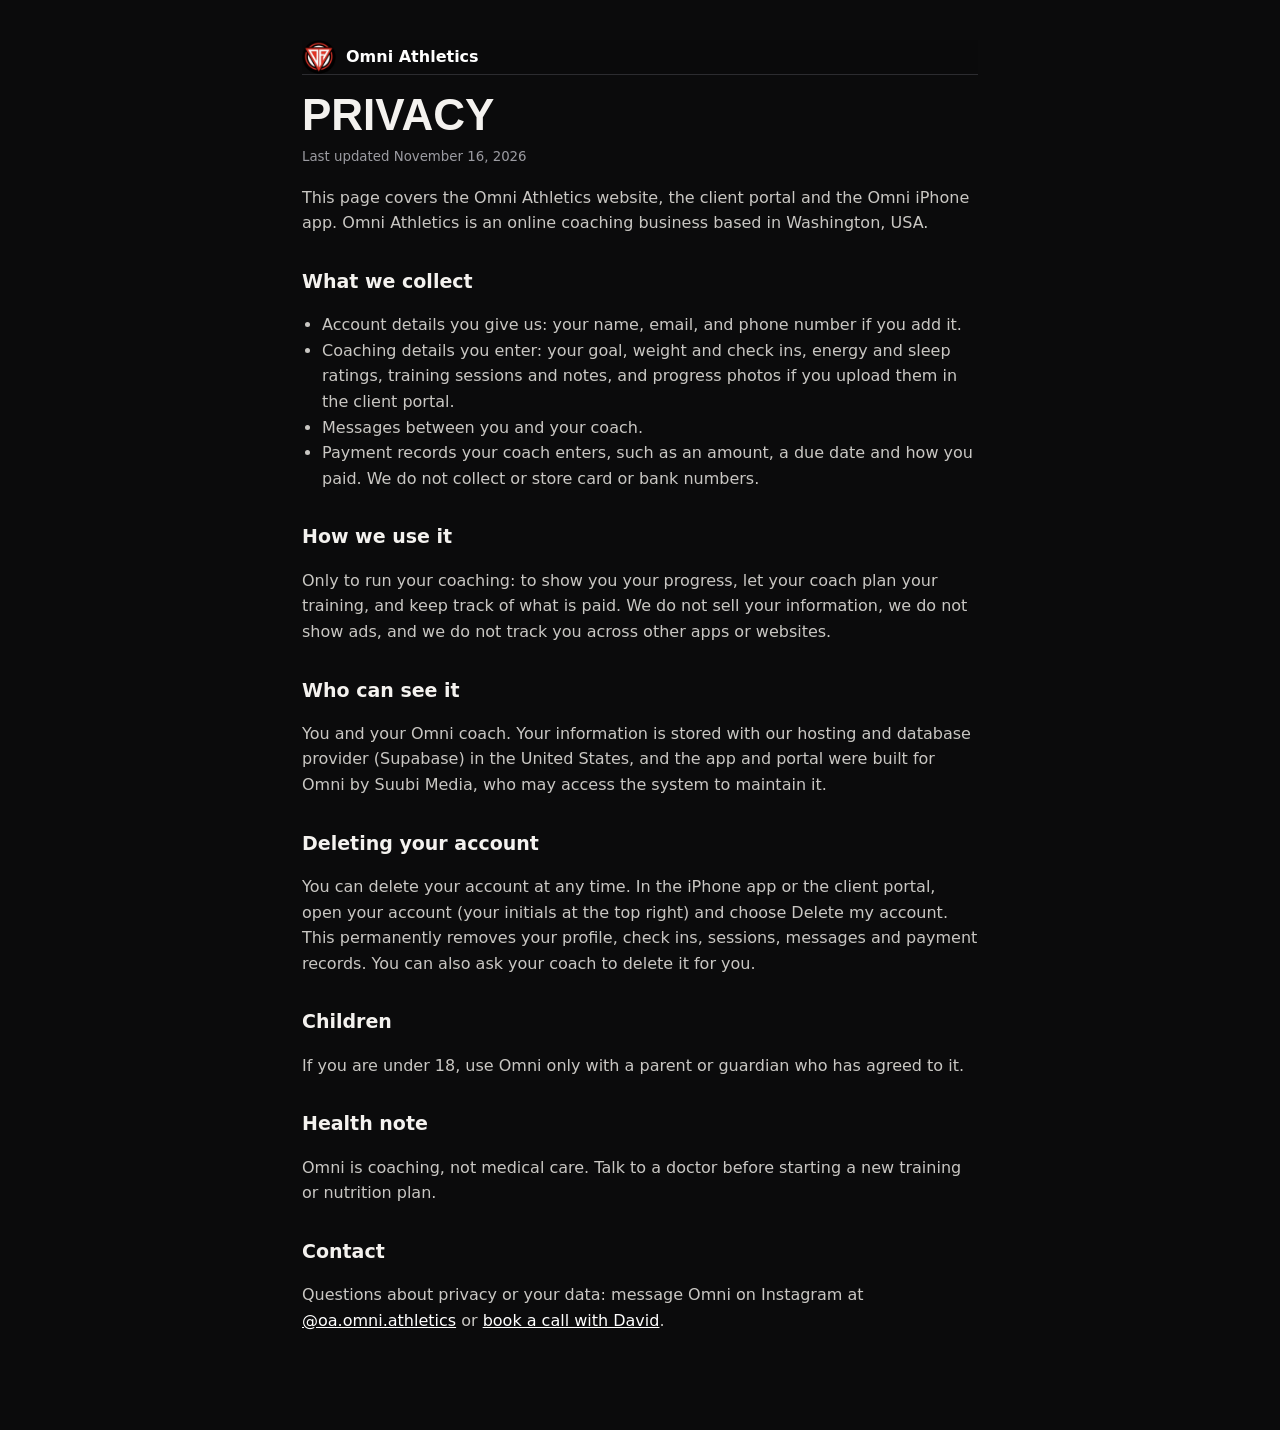
<file: privacy.html>
<!doctype html><html lang="en"><head><meta charset="utf-8"><meta name="viewport" content="width=device-width,initial-scale=1">
<title>Privacy · Omni Athletics</title><meta name="description" content="How Omni Athletics handles your information on the website, client portal and iPhone app.">
<link rel="icon" href="/assets/logo.png"><link rel="stylesheet" href="/assets/omni-app.css">
<style>body{background:#0b0b0c;color:#f4f2ef}main{max-width:720px;margin:0 auto;padding:40px 22px 80px;line-height:1.6}h1{font-family:var(--disp,inherit);font-size:44px;line-height:1;margin:18px 0 6px;text-transform:uppercase}h2{font-size:19px;margin:30px 0 8px}p,li{color:#c9c7c3;font-size:16px}a{color:#fff}ul{padding-left:20px}.top{display:flex;align-items:center;gap:10px;font-weight:800;text-decoration:none;color:#fff}.top img{width:34px;height:34px}small{color:#9c9ca2}</style></head>
<body><main>
<a class="top" href="/"><img src="/assets/logo.png" alt="">Omni Athletics</a>
<h1>Privacy</h1><small>Last updated November 16, 2026</small>
<p>This page covers the Omni Athletics website, the client portal and the Omni iPhone app. Omni Athletics is an online coaching business based in Washington, USA.</p>
<h2>What we collect</h2>
<ul>
<li>Account details you give us: your name, email, and phone number if you add it.</li>
<li>Coaching details you enter: your goal, weight and check ins, energy and sleep ratings, training sessions and notes, and progress photos if you upload them in the client portal.</li>
<li>Messages between you and your coach.</li>
<li>Payment records your coach enters, such as an amount, a due date and how you paid. We do not collect or store card or bank numbers.</li>
</ul>
<h2>How we use it</h2>
<p>Only to run your coaching: to show you your progress, let your coach plan your training, and keep track of what is paid. We do not sell your information, we do not show ads, and we do not track you across other apps or websites.</p>
<h2>Who can see it</h2>
<p>You and your Omni coach. Your information is stored with our hosting and database provider (Supabase) in the United States, and the app and portal were built for Omni by Suubi Media, who may access the system to maintain it.</p>
<h2>Deleting your account</h2>
<p>You can delete your account at any time. In the iPhone app or the client portal, open your account (your initials at the top right) and choose Delete my account. This permanently removes your profile, check ins, sessions, messages and payment records. You can also ask your coach to delete it for you.</p>
<h2>Children</h2>
<p>If you are under 18, use Omni only with a parent or guardian who has agreed to it.</p>
<h2>Health note</h2>
<p>Omni is coaching, not medical care. Talk to a doctor before starting a new training or nutrition plan.</p>
<h2>Contact</h2>
<p>Questions about privacy or your data: message Omni on Instagram at <a href="https://www.instagram.com/oa.omni.athletics/" rel="noopener">@oa.omni.athletics</a> or <a href="https://calendly.com/david-omniathletics/30min" rel="noopener">book a call with David</a>.</p>
</main></body></html>
</file>
<file: assets/omni-app.css>
:root{--ink:#0b0b0c;--ink2:#151517;--ink3:#1f1f22;--line:#2c2c30;--paper:#f4f2ef;--mute:#9c9ca2;--mute2:#5a5a60;--red:#e3141c;--red2:#ff3a40;--green:#2fd16b;--amber:#ffb020;
--disp:'Teko',Impact,'Arial Narrow',sans-serif;--body:'Manrope',system-ui,-apple-system,'Segoe UI',sans-serif;--mono:'IBM Plex Mono',ui-monospace,Menlo,monospace;--ease:cubic-bezier(.22,1,.36,1);color-scheme:dark}
*{box-sizing:border-box}
html,body{margin:0;background:var(--ink);color:#f3f3f5;font-family:var(--body);font-size:16px;line-height:1.5;-webkit-font-smoothing:antialiased;-webkit-tap-highlight-color:transparent}
[hidden]{display:none!important}
button,input,select,textarea{font:inherit;color:inherit}
a{color:inherit}
.wrap{width:100%;max-width:1120px;margin:0 auto;padding:0 20px}
.disp{font-family:var(--disp);font-weight:700;text-transform:uppercase;line-height:.86;letter-spacing:.005em;margin:0}
.dot{color:var(--red)}
.eyebrow{font-family:var(--mono);font-size:11.5px;letter-spacing:.12em;text-transform:uppercase;color:var(--mute);margin:0}
.muted{color:var(--mute)}
.small{font-size:13.5px}

/* top bar */
.top{position:sticky;top:0;z-index:30;background:rgba(11,11,12,.86);-webkit-backdrop-filter:blur(18px) saturate(160%);backdrop-filter:blur(18px) saturate(160%);border-bottom:1px solid var(--line);padding-top:env(safe-area-inset-top,0px)}
.top .wrap{display:flex;align-items:center;gap:12px;height:62px}
.brand{display:flex;align-items:center;gap:10px;text-decoration:none;min-width:0}
.brand img{width:34px;height:34px}
.brand b{font-family:var(--disp);font-size:24px;letter-spacing:.04em;line-height:1;padding-top:3px;white-space:nowrap}
.brand small{font-family:var(--mono);font-size:10.5px;letter-spacing:.12em;text-transform:uppercase;color:var(--mute);border:1px solid var(--line);border-radius:999px;padding:3px 8px;white-space:nowrap}
.top .sp{flex:1}
.tabs{display:flex;gap:4px}
.tabs button{border:0;background:transparent;color:var(--mute);height:40px;padding:0 14px;border-radius:999px;font-weight:700;font-size:14px;cursor:pointer}
.tabs button[aria-current=true]{background:#fff;color:#000}

/* buttons */
.btn{display:inline-flex;align-items:center;justify-content:center;gap:8px;height:48px;padding:0 22px;border-radius:999px;border:1px solid transparent;background:var(--red);color:#fff;font-weight:800;font-size:15px;cursor:pointer;text-decoration:none;transition:transform .16s var(--ease),background .2s}
.btn:active{transform:scale(.97)}
.btn:hover{background:var(--red2)}
.btn.w{background:#fff;color:#000}
.btn.g{background:transparent;border-color:#3a3a40;color:#fff}
.btn.g:hover{border-color:#fff;background:transparent}
.btn.sm{height:38px;padding:0 15px;font-size:13.5px}
.btn[disabled]{opacity:.5;pointer-events:none}
.iconbtn{display:grid;place-items:center;width:40px;height:40px;border-radius:50%;border:1px solid var(--line);background:var(--ink2);cursor:pointer}

/* cards */
.card{background:var(--ink2);border:1px solid var(--line);border-radius:24px;padding:20px}
.card h3{font-family:var(--disp);font-size:28px;font-weight:600;text-transform:uppercase;letter-spacing:.01em;line-height:1;margin:0 0 4px}
.grid{display:grid;gap:14px}
.g2{grid-template-columns:repeat(2,minmax(0,1fr))}
.g3{grid-template-columns:repeat(3,minmax(0,1fr))}
.g4{grid-template-columns:repeat(4,minmax(0,1fr))}
@media (max-width:860px){.g3,.g4{grid-template-columns:repeat(2,minmax(0,1fr))}}
@media (max-width:560px){.g2{grid-template-columns:minmax(0,1fr)}}
.stat .n{font-family:var(--disp);font-size:46px;font-weight:600;line-height:.9;margin-top:6px}
.stat .n small{font-size:20px;color:var(--mute);margin-left:3px}
.chg{font-family:var(--mono);font-size:12px;letter-spacing:.04em}
.chg.down{color:var(--green)}.chg.up{color:var(--amber)}

/* hero card */
.mon{position:relative;border-radius:28px;background:radial-gradient(120% 120% at 0% 0%,#22070a 0%,#111113 55%);border:1px solid #3a1416;padding:26px 22px 24px;overflow:hidden}
.hud{position:absolute;top:18px;left:42px;right:42px;display:flex;justify-content:space-between;font-family:var(--mono);font-size:11px;letter-spacing:.12em;text-transform:uppercase;color:rgba(255,255,255,.8)}
.hud b{display:inline-flex;align-items:center;gap:7px;font-weight:500}
.hud b::before{content:"";width:7px;height:7px;border-radius:50%;background:var(--red);box-shadow:0 0 10px var(--red);animation:blink 1.4s steps(2) infinite}
@keyframes blink{50%{opacity:.25}}
@media (prefers-reduced-motion:reduce){.hud b::before{animation:none}}
@container (max-width:360px){.hud .city{display:none}}

/* forms */
.field{display:flex;flex-direction:column;gap:6px;min-width:0}
.field label{font-family:var(--mono);font-size:11px;letter-spacing:.1em;text-transform:uppercase;color:var(--mute)}
.field input,.field select,.field textarea{width:100%;background:var(--ink3);border:1.5px solid #34343a;border-radius:14px;padding:12px 14px;font-size:16px;outline:0}
.field input:focus,.field select:focus,.field textarea:focus{border-color:#fff}
.field textarea{min-height:90px;resize:vertical}
.row{display:flex;flex-wrap:wrap;gap:10px;align-items:center}
.seg{display:inline-flex;padding:4px;border-radius:999px;background:var(--ink3);border:1px solid var(--line)}
.seg button{border:0;background:transparent;height:38px;padding:0 16px;border-radius:999px;font-weight:700;font-size:14px;color:var(--mute);cursor:pointer}
.seg button[aria-pressed=true]{background:#fff;color:#000}
.err{color:#ff7b80;font-size:14px;min-height:20px;margin:0}
.ok{color:var(--green)}

/* lists */
.list{display:flex;flex-direction:column}
.li{display:flex;align-items:center;gap:12px;padding:13px 0;border-top:1px solid var(--line)}
.li:first-child{border-top:0}
.li .main{flex:1;min-width:0}
.li .main b{display:block;font-weight:700}
.li .main span{display:block;color:var(--mute);font-size:14px}
.pill{display:inline-flex;align-items:center;height:26px;padding:0 10px;border-radius:999px;font-family:var(--mono);font-size:11px;letter-spacing:.06em;text-transform:uppercase;border:1px solid var(--line);white-space:nowrap}
.pill.paid{color:var(--green);border-color:rgba(47,209,107,.4)}
.pill.due{color:var(--amber);border-color:rgba(255,176,32,.4)}
.pill.late{color:#ff7b80;border-color:rgba(255,58,64,.5)}
.pill.red{background:var(--red);border-color:var(--red);color:#fff}
.check{width:30px;height:30px;flex:none;border-radius:50%;border:2px solid #4a4a50;background:transparent;display:grid;place-items:center;cursor:pointer}
.check.on{background:var(--green);border-color:var(--green)}
.check.on::after{content:"";width:9px;height:14px;border:solid #000;border-width:0 3px 3px 0;transform:rotate(45deg) translate(-1px,-1px)}

/* chat */
.thread{display:flex;flex-direction:column;gap:10px;max-height:420px;overflow:auto;padding:4px 2px}
.msg{max-width:82%;padding:10px 14px;border-radius:18px;background:var(--ink3);font-size:15px;white-space:pre-wrap;overflow-wrap:anywhere}
.msg.me{align-self:flex-end;background:#fff;color:#000;border-bottom-right-radius:6px}
.msg.them{align-self:flex-start;border-bottom-left-radius:6px}
.msg small{display:block;margin-top:4px;font-family:var(--mono);font-size:10.5px;opacity:.6}

/* chart */
.chart{width:100%;height:auto;display:block}
.chart .ln{fill:none;stroke:var(--red2);stroke-width:3;stroke-linejoin:round;stroke-linecap:round}
.chart .ar{fill:url(#omniFill)}
.chart .gl{stroke:#26262a;stroke-width:1}
.chart text{fill:var(--mute);font-family:var(--mono);font-size:11px}
.chart .pt{fill:#fff}

/* photos */
.photos{display:grid;grid-template-columns:repeat(auto-fill,minmax(120px,1fr));gap:10px}
.photos figure{margin:0;position:relative;border-radius:16px;overflow:hidden;background:var(--ink3);aspect-ratio:3/4}
.photos img{width:100%;height:100%;object-fit:cover;display:block}
.photos figcaption{position:absolute;left:8px;bottom:8px;font-family:var(--mono);font-size:10.5px;background:rgba(0,0,0,.65);padding:3px 7px;border-radius:999px}

/* auth */
.auth{min-height:100vh;min-height:100dvh;display:grid;place-items:center;padding:30px 18px;background:radial-gradient(80% 60% at 50% 0%,#2a0a0d 0%,var(--ink) 70%)}
.auth .box{width:100%;max-width:420px}
.auth .logo{display:flex;flex-direction:column;align-items:center;gap:10px;margin-bottom:22px;text-align:center}
.auth .logo img{width:64px;height:64px}

/* phone dock */
.dock{display:none}
@media (max-width:760px){
  .tabs.desk{display:none}
  .dock{position:fixed;left:12px;right:12px;bottom:calc(12px + env(safe-area-inset-bottom,0px));z-index:40;display:grid;grid-template-columns:repeat(5,minmax(0,1fr));height:64px;padding:6px;border-radius:32px;background:rgba(25,25,28,.92);-webkit-backdrop-filter:blur(18px);backdrop-filter:blur(18px);border:1px solid #333}
  .dock button{border:0;background:transparent;border-radius:26px;color:var(--mute);font-size:10.5px;font-weight:700;display:flex;flex-direction:column;align-items:center;justify-content:center;gap:2px;cursor:pointer}
  .dock button[aria-current=true]{background:#fff;color:#000}
  .dock svg{width:21px;height:21px}
  main{padding-bottom:110px}
  .brand small{display:none}
}
main{padding:22px 0 60px}
.sec{display:flex;flex-direction:column;gap:14px}
.sec-h{display:flex;align-items:flex-end;justify-content:space-between;gap:12px;flex-wrap:wrap}
.sec-h h2{font-size:clamp(40px,7vw,64px)}
.empty{color:var(--mute);padding:14px 0;margin:0}
.demo-bar{background:var(--paper);color:#000;text-align:center;font-size:13px;font-weight:700;padding:7px 14px}
.demo-bar a{text-decoration:underline}

/* coach drawer and table */
.table{width:100%;border-collapse:collapse}
.table th{text-align:left;font-family:var(--mono);font-size:11px;letter-spacing:.1em;text-transform:uppercase;color:var(--mute);font-weight:500;padding:10px 12px;border-bottom:1px solid var(--line)}
.table td{padding:14px 12px;border-bottom:1px solid var(--line);vertical-align:middle}
.table tr.click{cursor:pointer}
.table tr.click:hover td{background:#18181b}
.tablewrap{overflow-x:auto;-webkit-overflow-scrolling:touch}
@media (max-width:760px){.table .hide-s{display:none}}
.drawer{position:fixed;inset:0;z-index:60;display:flex;justify-content:flex-end;background:rgba(0,0,0,.55)}
.drawer .panel{width:min(760px,100%);height:100%;overflow:auto;background:var(--ink);border-left:1px solid var(--line);padding:0 0 60px}
.drawer .ph{position:sticky;top:0;z-index:2;display:flex;align-items:center;gap:12px;padding:calc(14px + env(safe-area-inset-top,0px)) 20px 14px;background:rgba(11,11,12,.92);-webkit-backdrop-filter:blur(14px);backdrop-filter:blur(14px);border-bottom:1px solid var(--line)}
.drawer .pb{padding:18px 20px;display:flex;flex-direction:column;gap:14px}
.avatar{width:44px;height:44px;border-radius:50%;flex:none;display:grid;place-items:center;background:var(--red);font-family:var(--disp);font-size:24px;padding-top:3px}
.toast{position:fixed;left:50%;bottom:calc(96px + env(safe-area-inset-bottom,0px));transform:translateX(-50%);z-index:80;background:#fff;color:#000;font-weight:700;padding:11px 18px;border-radius:999px;box-shadow:0 10px 30px rgba(0,0,0,.4);font-size:14px;max-width:calc(100% - 32px);text-align:center}
.foot{color:var(--mute2);font-size:12.5px;text-align:center;padding:30px 0 10px}
</file>
